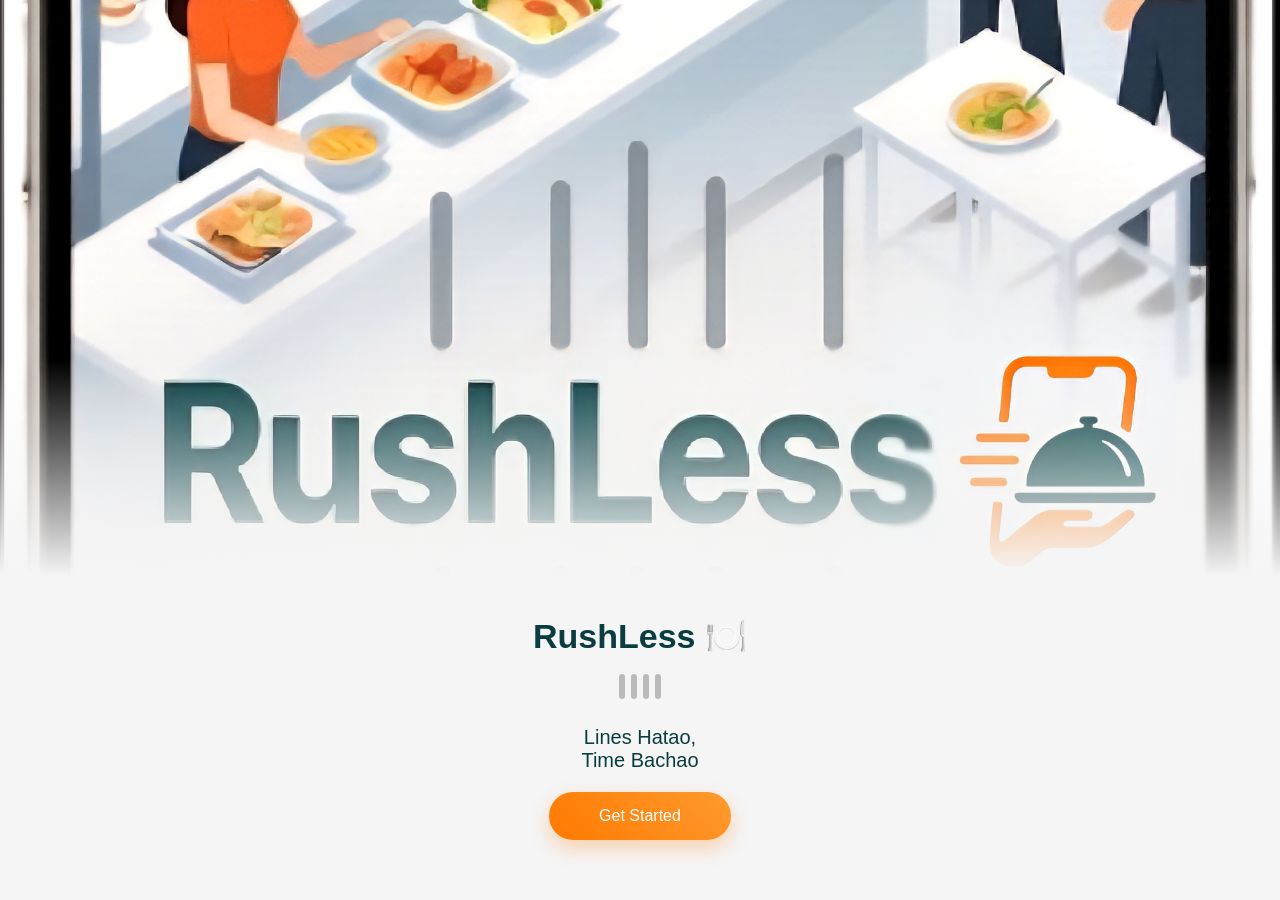
<file: index.html>
<!DOCTYPE html>
<html lang="en">
<head>
<meta charset="UTF-8">
<meta name="viewport" content="width=device-width, initial-scale=1.0">
<title>RushLess</title>
<link rel="stylesheet" href="style.css">
</head>

<body>

<div class="hero">

  <!-- Background Image -->
  <img src="assets/banner.jpg" class="bg">

  <!-- Overlay -->
  <div class="overlay"></div>

  <!-- Content -->
  <div class="content">

    <h1>RushLess <span>🍽️</span></h1>

    <div class="lines">
      <span></span><span></span><span></span><span></span>
    </div>

    <p>Lines Hatao,<br>Time Bachao</p>

    <button onclick="startApp()">Get Started</button>

  </div>

</div>

<script src="script.js"></script>
</body>
</html>
</file>
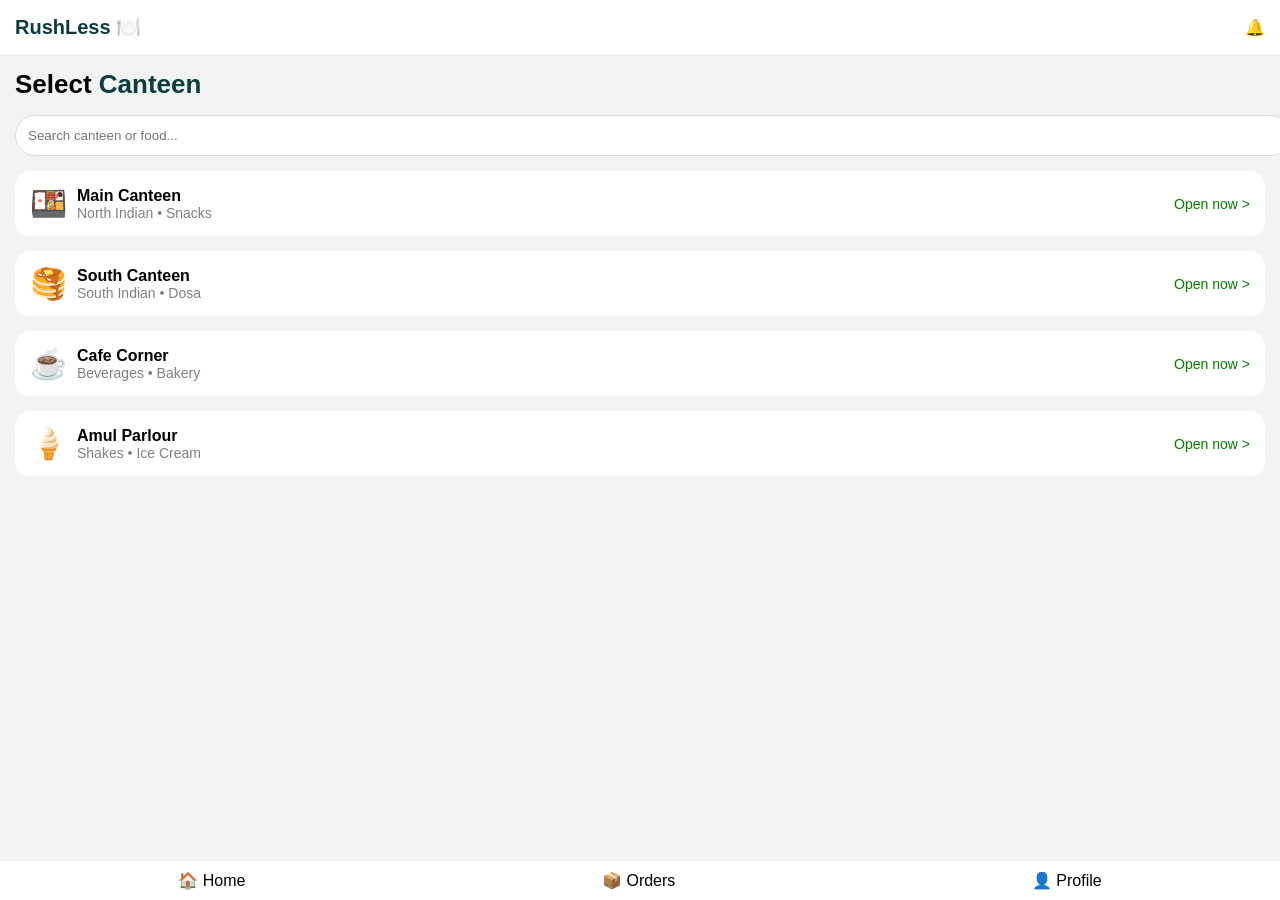
<file: canteen.html>
<!DOCTYPE html>
<html lang="en">
<head>
<meta charset="UTF-8">
<meta name="viewport" content="width=device-width, initial-scale=1.0">
<title>Canteen</title>

<link rel="stylesheet" href="canteen.css">
</head>

<body>

<!-- HEADER -->
<div class="header">
  <div class="logo">RushLess 🍽️</div>
  <div class="bell">🔔</div>
</div>

<!-- TITLE -->
<div class="title">
  Select <span>Canteen</span>
</div>

<!-- SEARCH -->
<input class="search" placeholder="Search canteen or food...">

<!-- CARDS -->
<div class="card" onclick="openMenu('Main Canteen')">
  <div class="left">
    <div class="icon">🍱</div>
    <div>
      <div class="name">Main Canteen</div>
      <div class="sub">North Indian • Snacks</div>
    </div>
  </div>
  <div class="status">Open now ></div>
</div>

<div class="card" onclick="openMenu('South Canteen')">
  <div class="left">
    <div class="icon">🥞</div>
    <div>
      <div class="name">South Canteen</div>
      <div class="sub">South Indian • Dosa</div>
    </div>
  </div>
  <div class="status">Open now ></div>
</div>

<div class="card" onclick="openMenu('Cafe Corner')">
  <div class="left">
    <div class="icon">☕</div>
    <div>
      <div class="name">Cafe Corner</div>
      <div class="sub">Beverages • Bakery</div>
    </div>
  </div>
  <div class="status">Open now ></div>
</div>

<div class="card" onclick="openMenu('Amul Parlour')">
  <div class="left">
    <div class="icon">🍦</div>
    <div>
      <div class="name">Amul Parlour</div>
      <div class="sub">Shakes • Ice Cream</div>
    </div>
  </div>
  <div class="status">Open now ></div>
</div>

<!-- NAV -->
<div class="nav">
  <div>🏠 Home</div>
  <div>📦 Orders</div>
  <div>👤 Profile</div>
</div>

<script src="canteen.js"></script>

</body>
</html>
</file>
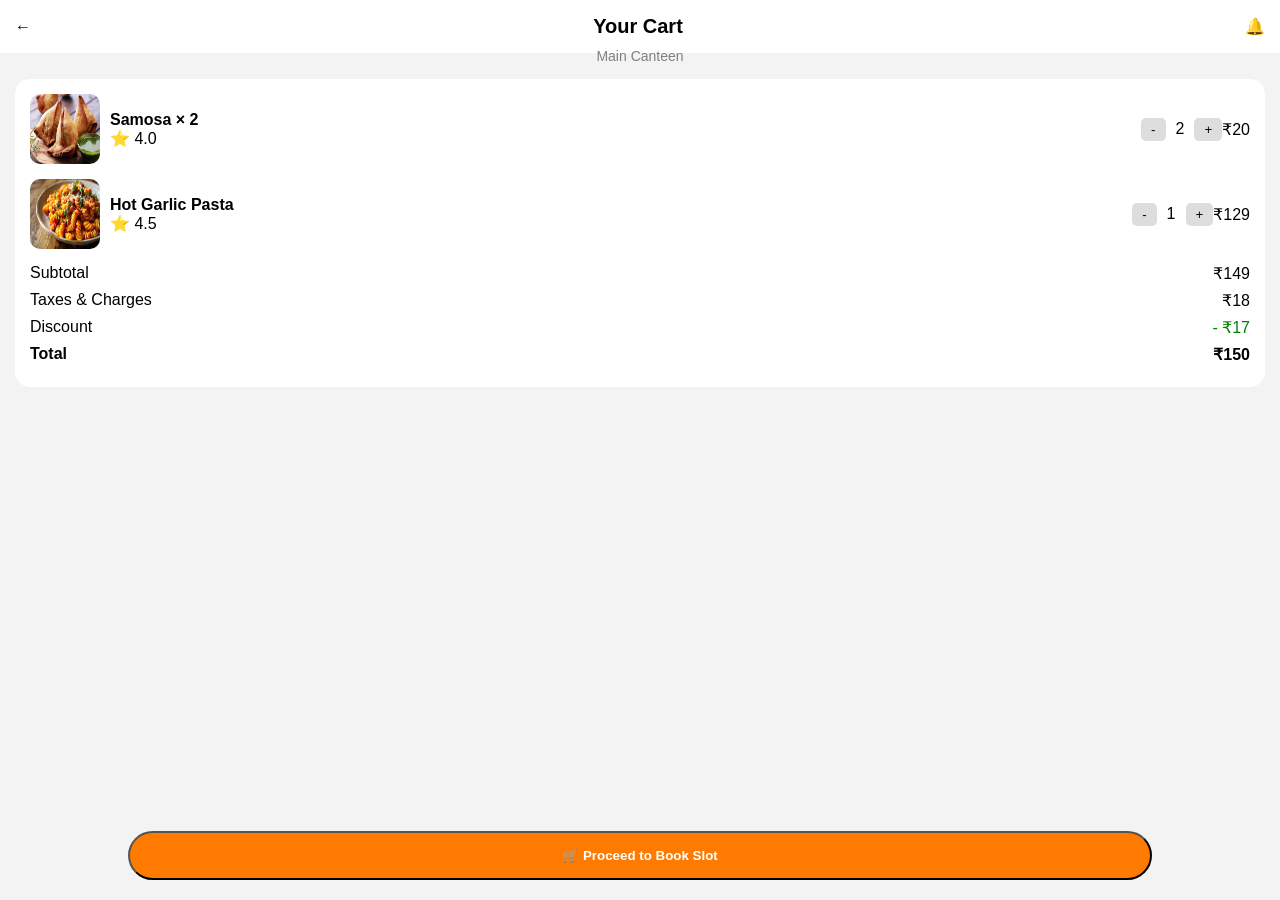
<file: cart.html>
<!DOCTYPE html>
<html lang="en">
<head>
<meta charset="UTF-8">
<meta name="viewport" content="width=device-width, initial-scale=1.0">
<title>Cart</title>

<style>
* {
  margin: 0;
  padding: 0;
  box-sizing: border-box;
  font-family: Arial;
}

body {
  background: #f3f3f3;
}

/* HEADER */
.header {
  display: flex;
  justify-content: space-between;
  align-items: center;
  padding: 15px;
  background: white;
}

.header h2 {
  font-size: 20px;
}

.sub {
  text-align: center;
  color: gray;
  font-size: 14px;
  margin-top: -5px;
}

/* CONTAINER */
.container {
  padding: 15px;
}

/* CARD */
.card {
  background: white;
  border-radius: 15px;
  padding: 15px;
  margin-bottom: 15px;
}

.item {
  display: flex;
  align-items: center;
  margin-bottom: 15px;
}

.item img {
  width: 70px;
  height: 70px;
  border-radius: 10px;
}

.info {
  flex: 1;
  margin-left: 10px;
}

.qty {
  display: flex;
  align-items: center;
  gap: 10px;
}

.qty button {
  padding: 4px 10px;
  border: none;
  background: #ddd;
  border-radius: 5px;
}

/* PRICE */
.price {
  text-align: right;
}

/* SUMMARY */
.summary div {
  display: flex;
  justify-content: space-between;
  margin-bottom: 8px;
}

.total {
  font-weight: bold;
}

/* BUTTON */
.checkout {
  position: fixed;
  bottom: 20px;
  left: 10%;
  width: 80%;
  background: #ff7a00;
  color: white;
  text-align: center;
  padding: 15px;
  border-radius: 30px;
  font-weight: bold;
}
</style>

</head>

<body>

<!-- HEADER -->
<div class="header">
  <span onclick="goBack()">←</span>
  <h2>Your Cart</h2>
  <span>🔔</span>
</div>
<div class="sub">Main Canteen</div>

<!-- CONTENT -->
<div class="container">

  <div class="card">

    <!-- ITEM 1 -->
    <div class="item">
      <img src="assets/samosa.jpg" class="food-img">
        
      <div class="info">
        <h4>Samosa × 2</h4>
        ⭐ 4.0
      </div>

      <div class="qty">
        <button onclick="change(-1)">-</button>
        <span id="q1">2</span>
        <button onclick="change(1)">+</button>
      </div>

      <div class="price">₹20</div>
    </div>

    <!-- ITEM 2 -->
    <div class="item">
      <img src="assets/pasta.jpg" class="food-img">
        
      <div class="info">
        <h4>Hot Garlic Pasta</h4>
        ⭐ 4.5
      </div>

      <div class="qty">
        <button onclick="change2(-1)">-</button>
        <span id="q2">1</span>
        <button onclick="change2(1)">+</button>
      </div>

      <div class="price">₹129</div>
    </div>

    <!-- SUMMARY -->
    <div class="summary">
      <div><span>Subtotal</span><span id="subtotal">₹149</span></div>
      <div><span>Taxes & Charges</span><span>₹18</span></div>
      <div><span>Discount</span><span style="color:green">- ₹17</span></div>
      <div class="total"><span>Total</span><span id="total">₹150</span></div>
    </div>

  </div>

</div>

<!-- BUTTON -->
<button class="checkout" onclick="goSlot()">
  🛒 Proceed to Book Slot
</button>

<script>
let q1 = 2;
let q2 = 1;

function change(val) {
  q1 += val;
  if(q1 < 1) q1 = 1;
  document.getElementById("q1").innerText = q1;
}

function change2(val) {
  q2 += val;
  if(q2 < 1) q2 = 1;
  document.getElementById("q2").innerText = q2;
}

function goBack() {
  window.location.href = "menu.html";
}

function goSlot() {
  window.location.href = "slot.html";
}
</script>

</body>
</html>
</file>
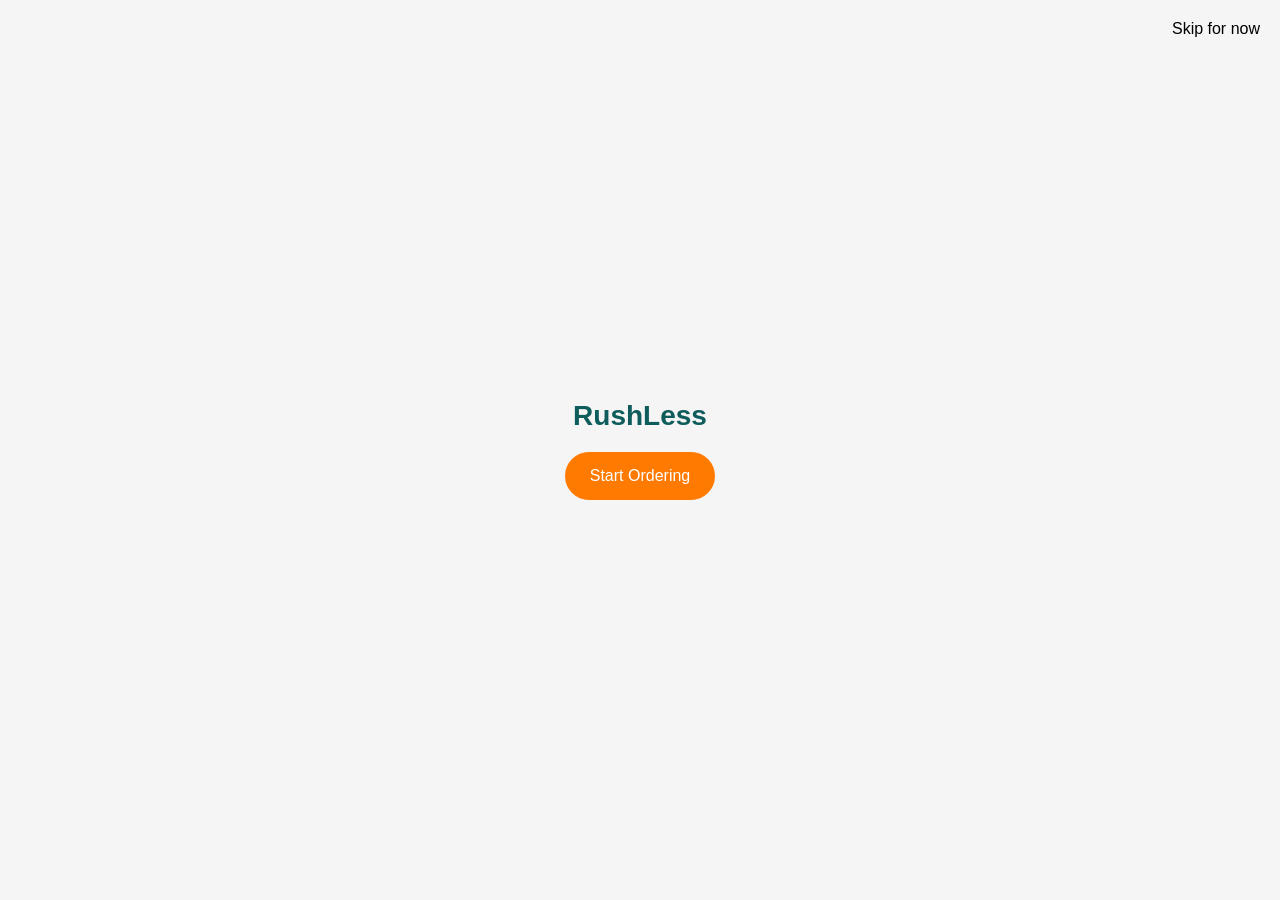
<file: home.html>
<!DOCTYPE html>
<html lang="en">
<head>
<meta charset="UTF-8">
<meta name="viewport" content="width=device-width, initial-scale=1.0">
<title>RushLess</title>

<style>
* {
  margin: 0;
  padding: 0;
  box-sizing: border-box;
  font-family: Arial;
}

body {
  background: #f5f5f5;
  height: 100vh;
  display: flex;
  flex-direction: column;
  justify-content: center;
  align-items: center;
}

/* LOGO */
.logo {
  font-size: 28px;
  font-weight: bold;
  color: #0f5c5c;
  margin-bottom: 20px;
}

/* SKIP BUTTON (LOOKS LIKE TEXT) */
.skip-btn {
  position: absolute;
  top: 20px;
  right: 20px;
  background: none;
  border: none;
  font-size: 16px;
  cursor: pointer;
  color: black;

  /* remove text selection */
  user-select: none;
}

/* MAIN BUTTON */
.start-btn {
  background: #ff7a00;
  color: white;
  border: none;
  padding: 15px 25px;
  border-radius: 30px;
  font-size: 16px;
  cursor: pointer;
}
</style>

</head>

<body>

<!-- SKIP -->
<button class="skip-btn" onclick="goCanteen()">Skip for now</button>

<!-- LOGO -->
<div class="logo">RushLess</div>

<!-- MAIN BUTTON -->
<button class="start-btn" onclick="goCanteen()">
  Start Ordering
</button>

<script>
function goCanteen() {
  window.location.href = "canteen.html";
}
</script>

</body>
</html>
</file>
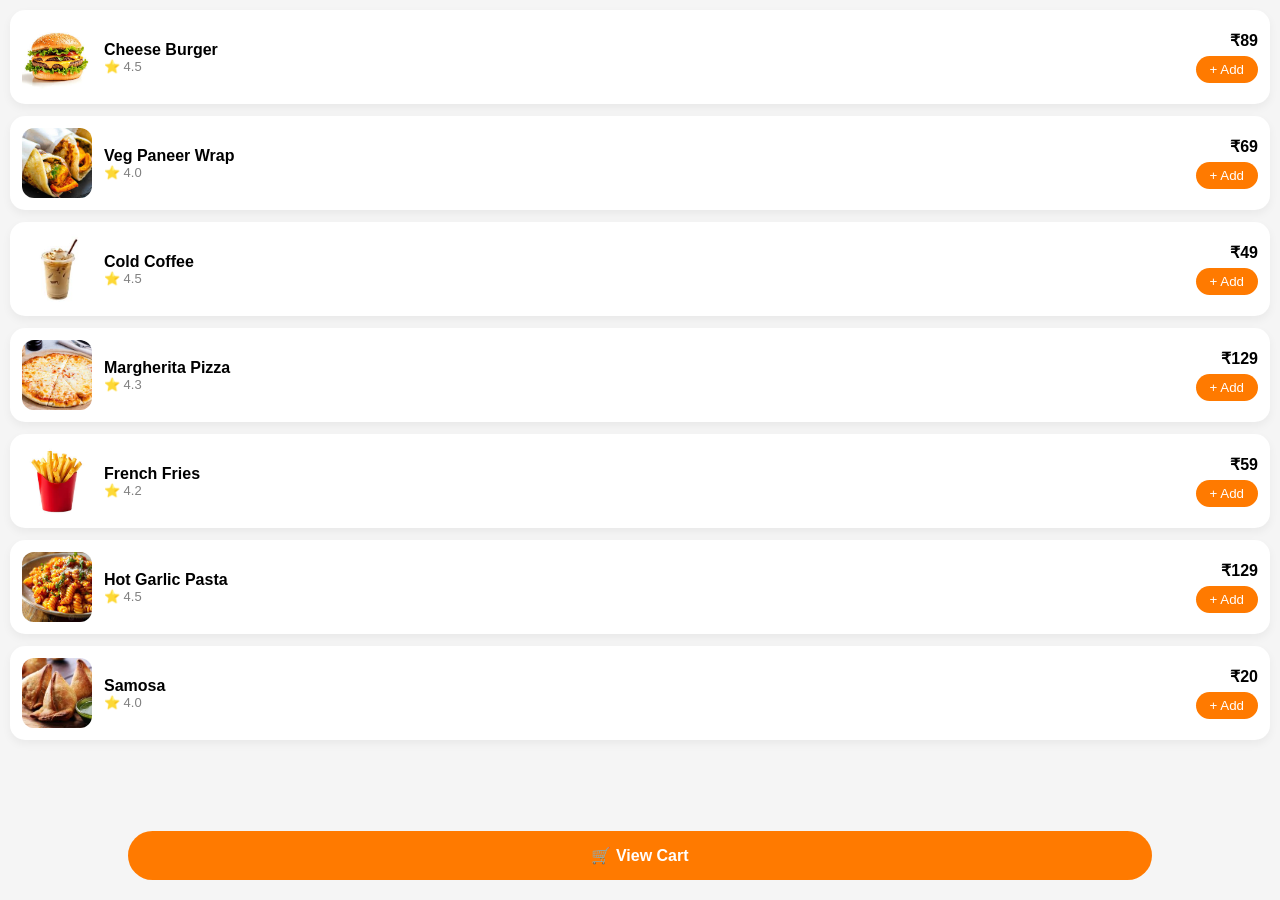
<file: menu.html>
<!DOCTYPE html>
<html lang="en">
<head>
<meta charset="UTF-8">
<meta name="viewport" content="width=device-width, initial-scale=1.0">
<title>Menu</title>

<style>
* {
  margin: 0;
  padding: 0;
  box-sizing: border-box;
  font-family: Arial;
}

body {
  background: #f5f5f5;
  padding: 10px;
}

/* ITEM CARD */
.item {
  background: white;
  border-radius: 15px;
  padding: 12px;
  display: flex;
  align-items: center;
  justify-content: space-between;
  margin-bottom: 12px;
  box-shadow: 0 4px 10px rgba(0,0,0,0.05);
}

/* IMAGE */
.food-img {
  width: 70px;
  height: 70px;
  border-radius: 12px;
  object-fit: cover;
}

/* INFO */
.info {
  flex: 1;
  margin-left: 12px;
}

.info h3 {
  font-size: 16px;
}

.info p {
  color: gray;
  font-size: 13px;
}

/* RIGHT SIDE */
.right {
  display: flex;
  flex-direction: column;
  align-items: flex-end;
  gap: 6px;
}

/* PRICE */
.price {
  font-weight: 600;
}

/* ADD BUTTON */
.add-btn {
  background: #ff7a00;
  color: white;
  border: none;
  padding: 6px 14px;
  border-radius: 20px;
  cursor: pointer;
}

/* CART BUTTON */
.cart-btn {
  position: fixed;
  bottom: 20px;
  left: 10%;
  width: 80%;
  background: #ff7a00;
  color: white;
  text-align: center;
  padding: 15px;
  border-radius: 30px;
  font-weight: bold;
  cursor: pointer;
}
</style>

</head>

<body>

<!-- ITEM 1 -->
<div class="item">
  <img src="assets/burger.jpg" class="food-img">
  <div class="info">
    <h3>Cheese Burger</h3>
    <p>⭐ 4.5</p>
  </div>
  <div class="right">
    <span class="price">₹89</span>
    <button class="add-btn" onclick="add()">+ Add</button>
  </div>
</div>

<!-- ITEM 2 -->
<div class="item">
  <img src="assets/wrap.jpg" class="food-img">
  <div class="info">
    <h3>Veg Paneer Wrap</h3>
    <p>⭐ 4.0</p>
  </div>
  <div class="right">
    <span class="price">₹69</span>
    <button class="add-btn" onclick="add()">+ Add</button>
  </div>
</div>

<!-- ITEM 3 -->
<div class="item">
  <img src="assets/coffee.jpg" class="food-img">
  <div class="info">
    <h3>Cold Coffee</h3>
    <p>⭐ 4.5</p>
  </div>
  <div class="right">
    <span class="price">₹49</span>
    <button class="add-btn" onclick="add()">+ Add</button>
  </div>
</div>

<!-- ITEM 4 -->
<div class="item">
  <img src="assets/pizza.jpg" class="food-img">
  <div class="info">
    <h3>Margherita Pizza</h3>
    <p>⭐ 4.3</p>
  </div>
  <div class="right">
    <span class="price">₹129</span>
    <button class="add-btn" onclick="add()">+ Add</button>
  </div>
</div>

<!-- ITEM 5 -->
<div class="item">
  <img src="assets/fries.jpg" class="food-img">
  <div class="info">
    <h3>French Fries</h3>
    <p>⭐ 4.2</p>
  </div>
  <div class="right">
    <span class="price">₹59</span>
    <button class="add-btn" onclick="add()">+ Add</button>
  </div>
</div>

<!-- ITEM 6 -->
<div class="item">
  <img src="assets/pasta.jpg" class="food-img">
  <div class="info">
    <h3>Hot Garlic Pasta</h3>
    <p>⭐ 4.5</p>
  </div>
  <div class="right">
    <span class="price">₹129</span>
    <button class="add-btn" onclick="add()">+ Add</button>
  </div>
</div>

<!-- ITEM 7 -->
<div class="item">
  <img src="assets/samosa.jpg" class="food-img">
  <div class="info">
    <h3>Samosa</h3>
    <p>⭐ 4.0</p>
  </div>
  <div class="right">
    <span class="price">₹20</span>
    <button class="add-btn" onclick="add()">+ Add</button>
  </div>
</div>

<!-- VIEW CART BUTTON -->
<div class="cart-btn" onclick="goCart()">
  🛒 View Cart
</div>

<script>
function add() {
  alert("Item added to cart 🛒");
}

function goCart() {
  window.location.href = "cart.html";
}
</script>

</body>
</html>
</file>
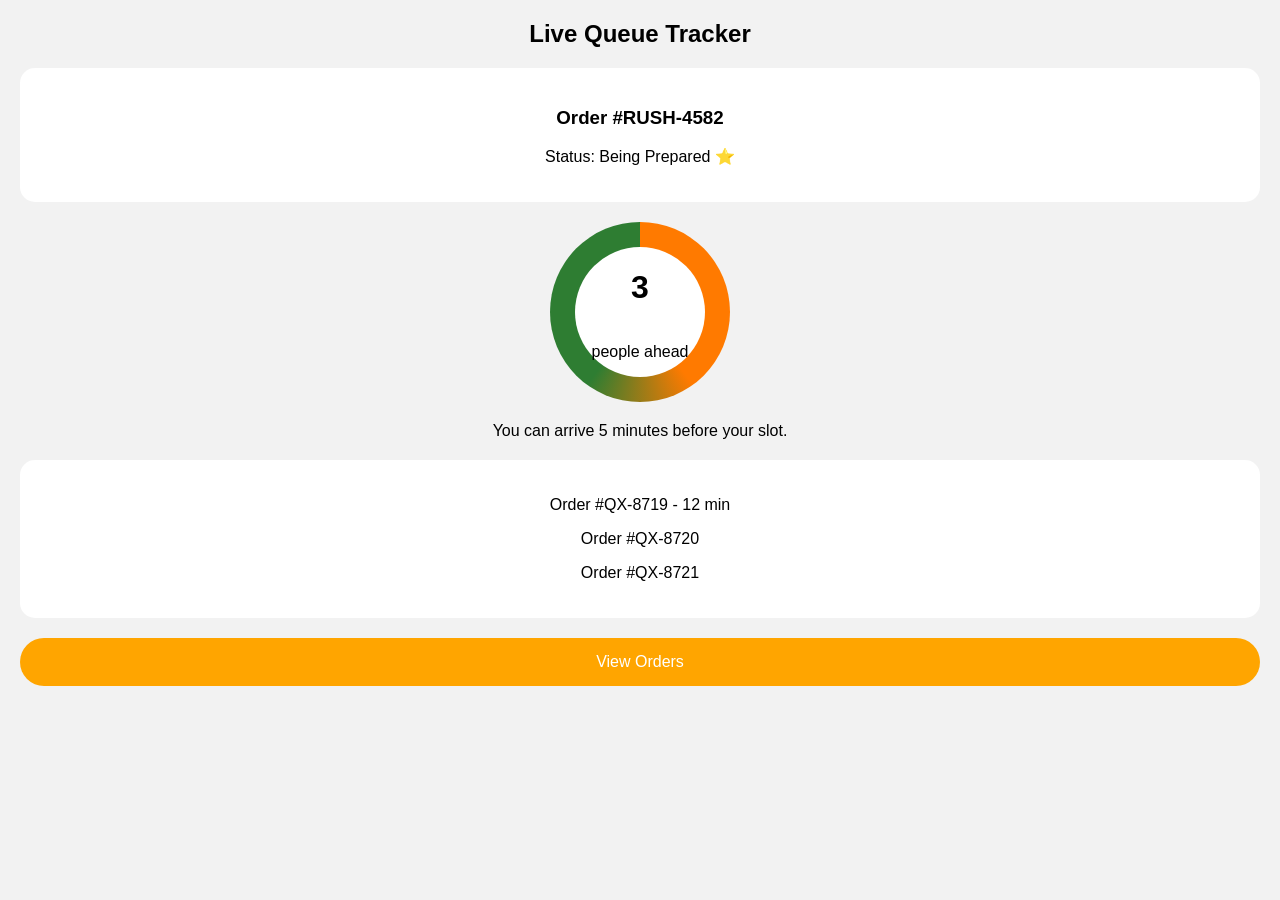
<file: queue.html>
<!DOCTYPE html>
<html lang="en">
<head>
<meta charset="UTF-8">
<meta name="viewport" content="width=device-width, initial-scale=1.0">
<title>Queue Tracker</title>

<style>
body {
  font-family: Arial;
  background: #f2f2f2;
  margin: 0;
  text-align: center;
}

.card {
  background: white;
  margin: 20px;
  padding: 20px;
  border-radius: 15px;
}

.circle {
  width: 180px;
  height: 180px;
  margin: 20px auto;
  border-radius: 50%;
  background: conic-gradient(#ff7a00 40%, #2e7d32 60%);
  display: flex;
  align-items: center;
  justify-content: center;
}

.inner {
  width: 130px;
  height: 130px;
  background: white;
  border-radius: 50%;
  display: flex;
  flex-direction: column;
  align-items: center;
  justify-content: center;
}

.btn {
  margin: 20px;
  background: orange;
  color: white;
  padding: 15px;
  border-radius: 30px;
}
</style>
</head>

<body>

<h2>Live Queue Tracker</h2>

<div class="card">
  <h3>Order #RUSH-4582</h3>
  <p>Status: Being Prepared ⭐</p>
</div>

<div class="circle">
  <div class="inner">
    <h1>3</h1>
    <p>people ahead</p>
  </div>
</div>

<p>You can arrive 5 minutes before your slot.</p>

<div class="card">
  <p>Order #QX-8719 - 12 min</p>
  <p>Order #QX-8720</p>
  <p>Order #QX-8721</p>
</div>

<div class="btn">
  View Orders
</div>

</body>
</html>
</file>
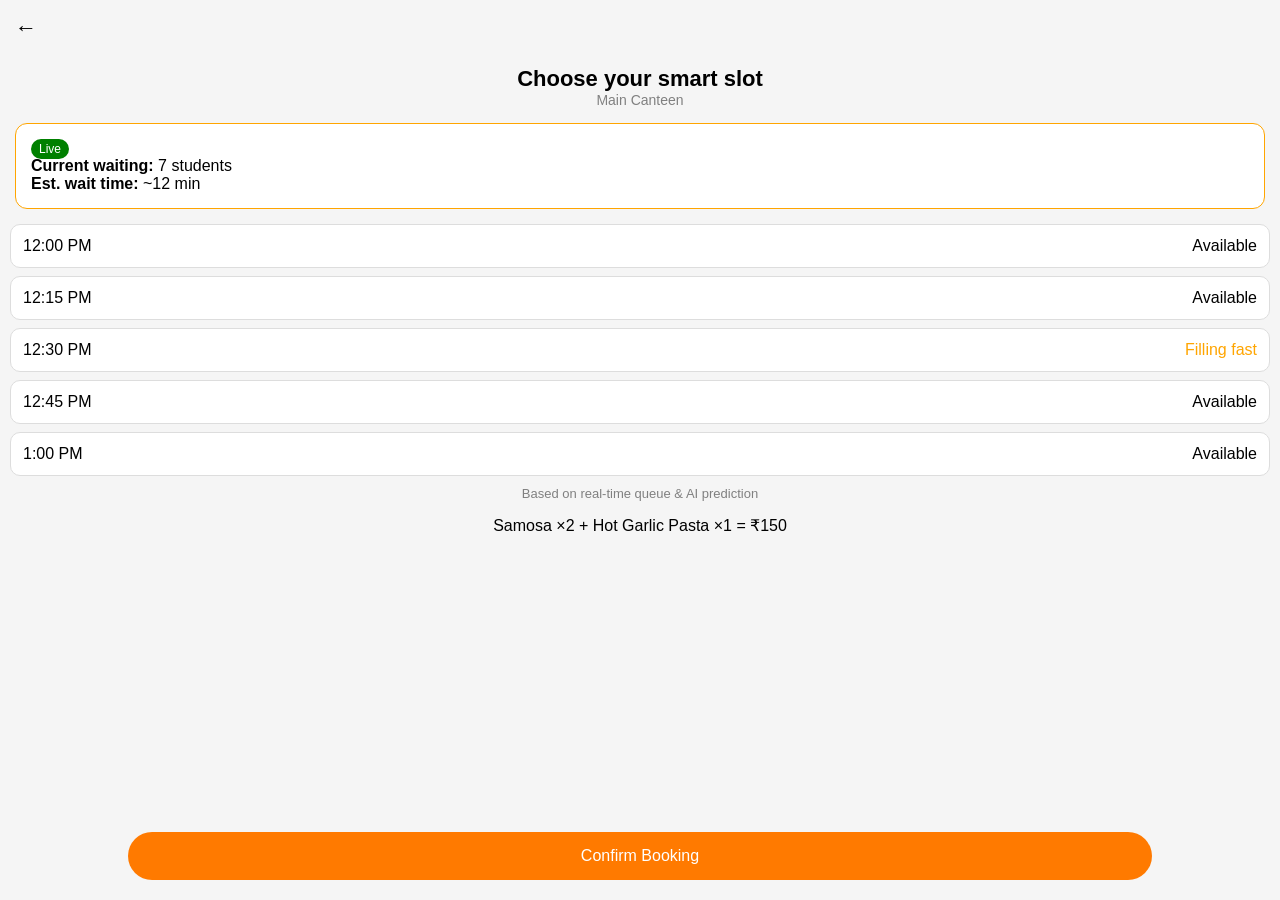
<file: slot.html>
<!DOCTYPE html>
<html lang="en">
<head>
<meta charset="UTF-8">
<meta name="viewport" content="width=device-width, initial-scale=1.0">
<title>Select Slot</title>

<style>
* {
  margin: 0;
  padding: 0;
  box-sizing: border-box;
  font-family: Arial;
}

/* BODY */
body {
  background: #f5f5f5;
}

/* HEADER */
.header {
  display: flex;
  align-items: center;
  padding: 15px;
  gap: 10px;
}

/* BACK BUTTON */
.back-btn {
  background: none;
  border: none;
  font-size: 22px;
  cursor: pointer;
}

/* TITLE */
.title {
  text-align: center;
  margin: 10px 0;
}

.title h2 {
  font-size: 22px;
}

.subtitle {
  color: gray;
  font-size: 14px;
}

/* WAIT BOX */
.wait-box {
  background: #fff;
  margin: 15px;
  padding: 15px;
  border-radius: 12px;
  border: 1px solid orange;
}

.live {
  background: green;
  color: white;
  padding: 3px 8px;
  border-radius: 10px;
  font-size: 12px;
}

/* SLOTS */
.slots {
  margin: 10px;
}

.slot {
  background: #fff;
  padding: 12px;
  margin: 8px 0;
  border-radius: 10px;
  border: 1px solid #ddd;
  cursor: pointer;
  display: flex;
  justify-content: space-between;
}

/* ACTIVE SLOT */
.slot.active {
  background: #2e7d32;
  color: white;
}

/* FAST TAG */
.fast span {
  color: orange;
}

/* SUMMARY */
.summary {
  text-align: center;
  color: gray;
  font-size: 13px;
  margin-top: 10px;
}

/* ORDER TEXT */
.order {
  text-align: center;
  margin: 15px 0;
}

/* BUTTON */
.confirm {
  position: fixed;
  bottom: 20px;
  left: 10%;
  width: 80%;
  background: #ff7a00;
  color: white;
  padding: 15px;
  border-radius: 30px;
  text-align: center;
  cursor: pointer;
}
</style>

</head>

<body>

<!-- HEADER -->
<div class="header">
  <button class="back-btn" onclick="goBack()">←</button>
</div>

<!-- TITLE -->
<div class="title">
  <h2>Choose your smart slot</h2>
  <div class="subtitle">Main Canteen</div>
</div>

<!-- WAIT INFO -->
<div class="wait-box">
  <span class="live">Live</span>
  <p><b>Current waiting:</b> 7 students</p>
  <p><b>Est. wait time:</b> ~12 min</p>
</div>

<!-- SLOTS -->
<div class="slots">

  <div class="slot" onclick="selectSlot(this)">
    12:00 PM <span>Available</span>
  </div>

  <div class="slot" onclick="selectSlot(this)">
    12:15 PM <span>Available</span>
  </div>

  <div class="slot fast" onclick="selectSlot(this)">
    12:30 PM <span>Filling fast</span>
  </div>

  <div class="slot" onclick="selectSlot(this)">
    12:45 PM <span>Available</span>
  </div>

  <div class="slot" onclick="selectSlot(this)">
    1:00 PM <span>Available</span>
  </div>

</div>

<!-- SUMMARY -->
<div class="summary">
  Based on real-time queue & AI prediction
</div>

<!-- ORDER -->
<div class="order">
  Samosa ×2 + Hot Garlic Pasta ×1 = ₹150
</div>

<!-- BUTTON -->
<div class="confirm" onclick="confirmSlot()">
  Confirm Booking
</div>

<!-- SCRIPT -->
<script>
function goBack() {
  window.location.href = "cart.html";
}

function selectSlot(element) {

  document.querySelectorAll(".slot").forEach(slot => {
    slot.classList.remove("active");
  });

  element.classList.add("active");
}

function confirmSlot() {
  window.location.href = "queue.html";
}
</script>

</body>
</html>
</file>
<file: style.css>
* {
  margin: 0;
  padding: 0;
  box-sizing: border-box;
  font-family: Arial;
}

body {
  background: #f5f5f5;
}

/* HERO SECTION */
.hero {
  position: relative;
  height: 100vh;
  overflow: hidden;
}

/* BACKGROUND IMAGE */
.bg {
  width: 100%;
  height: 100%;
  object-fit: cover;
}

/* DARK GRADIENT OVERLAY */
.overlay {
  position: absolute;
  bottom: 0;
  width: 100%;
  height: 60%;
  background: linear-gradient(to top, #f5f5f5 60%, transparent);
}

/* CONTENT */
.content {
  position: absolute;
  bottom: 40px;
  width: 100%;
  text-align: center;
  padding: 20px;
}

/* TITLE */
.content h1 {
  font-size: 34px;
  color: #0a3d3f;
}

/* LINES */
.lines {
  margin: 15px 0;
}

.lines span {
  display: inline-block;
  width: 6px;
  height: 25px;
  background: #bbb;
  margin: 3px;
  border-radius: 10px;
}

/* TEXT */
.content p {
  font-size: 20px;
  color: #0a3d3f;
  margin: 20px 0;
}

/* BUTTON */
button {
  background: linear-gradient(45deg, #ff7a00, #ff9a2f);
  border: none;
  color: white;
  padding: 15px 50px;
  border-radius: 30px;
  font-size: 16px;
  box-shadow: 0 8px 20px rgba(255, 122, 0, 0.3);
}

/* BUTTON PRESS EFFECT */
button:active {
  transform: scale(0.95);
}
</file>
<file: canteen.css>
body {
  font-family: Arial;
  background: #f3f3f3;
  margin: 0;
}

/* HEADER */
.header {
  display: flex;
  justify-content: space-between;
  padding: 15px;
  background: white;
  align-items: center;
}

.logo {
  font-size: 20px;
  font-weight: bold;
  color: #0a3d3f;
}

/* TITLE */
.title {
  padding: 15px;
  font-size: 26px;
  font-weight: bold;
}

.title span {
  color: #0a3d3f;
}

/* SEARCH */
.search {
  margin: 0 15px;
  padding: 12px;
  background: white;
  border-radius: 25px;
  border: 1px solid #ddd;
  width: calc(100% - 30px);
}

/* CARD */
.card {
  background: white;
  margin: 15px;
  padding: 15px;
  border-radius: 15px;
  display: flex;
  justify-content: space-between;
  align-items: center;
  cursor: pointer;
  transition: 0.2s;
}

.card:hover {
  transform: scale(1.02);
}

/* LEFT */
.left {
  display: flex;
  align-items: center;
}

.icon {
  font-size: 30px;
  margin-right: 10px;
}

/* TEXT */
.name {
  font-weight: bold;
}

.sub {
  color: gray;
  font-size: 14px;
}

/* STATUS */
.status {
  color: green;
  font-size: 14px;
}

/* NAV */
.nav {
  position: fixed;
  bottom: 0;
  width: 100%;
  background: white;
  display: flex;
  justify-content: space-around;
  padding: 10px 0;
}
</file>
